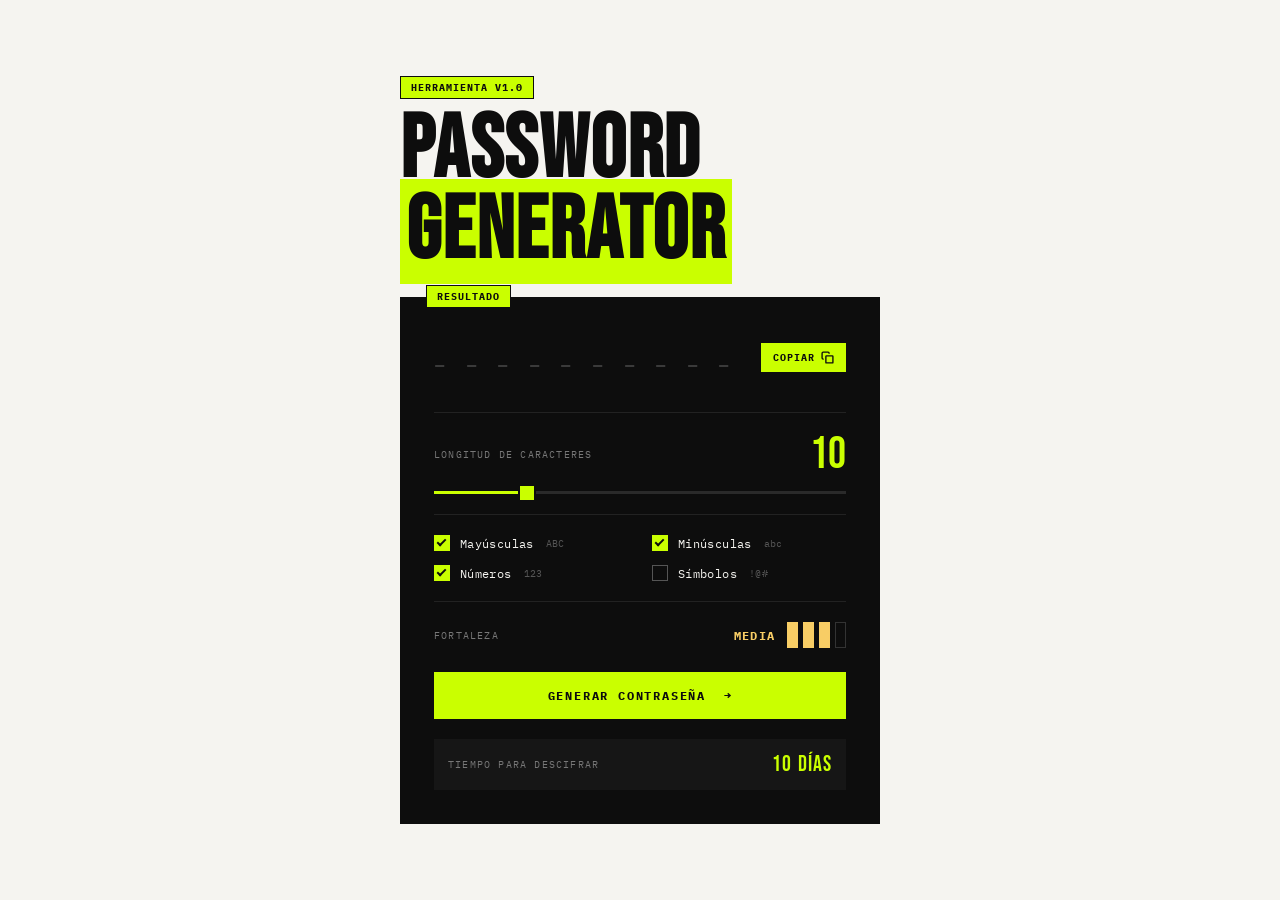
<file: DOM:Pswrd/index.html>
<!DOCTYPE html>
<html lang="es">
<head>
  <meta charset="UTF-8"/>
  <meta name="viewport" content="width=device-width, initial-scale=1.0"/>
  <title>Password Generator</title>
  <link rel="stylesheet" href="styles.css"/>
  <link href="https://fonts.googleapis.com/css2?family=Bebas+Neue&family=IBM+Plex+Mono:wght@400;700&display=swap" rel="stylesheet"/>
</head>
<body>

  <main class="container">

    <div class="heading">
      <span class="tag">HERRAMIENTA v1.0</span>
      <h1 class="title">PASSWORD<br/><em>GENERATOR</em></h1>
    </div>

    <div class="card">

      <span class="tag tag-card">RESULTADO</span>

      <!-- Output -->
      <div class="output-wrap">
        <span id="output-text" class="output-text is-placeholder">_ _ _ _ _ _ _ _ _ _</span>
        <button id="btn-copy" class="btn-copy" title="Copiar">
          COPIAR
          <svg width="13" height="13" viewBox="0 0 24 24" fill="none"
               stroke="currentColor" stroke-width="2.5" aria-hidden="true">
            <rect x="9" y="9" width="13" height="13" rx="1"/>
            <path d="M5 15H4a2 2 0 0 1-2-2V4a2 2 0 0 1 2-2h9a2 2 0 0 1 2 2v1"/>
          </svg>
        </button>
      </div>

      <div class="divider"></div>

      <!-- Longitud -->
      <div class="control-row">
        <span class="mono-label">Longitud de caracteres</span>
        <span id="length-value" class="length-num">10</span>
      </div>
      <input type="range" id="length-slider" class="slider" min="4" max="32" value="10"/>

      <div class="divider"></div>

      <!-- Opciones -->
      <div class="options-grid">
        <label class="chk-label">
          <input type="checkbox" id="chk-upper" checked/>
          <span class="chk-box"></span>
          Mayúsculas <em class="sample">ABC</em>
        </label>
        <label class="chk-label">
          <input type="checkbox" id="chk-lower" checked/>
          <span class="chk-box"></span>
          Minúsculas <em class="sample">abc</em>
        </label>
        <label class="chk-label">
          <input type="checkbox" id="chk-numbers" checked/>
          <span class="chk-box"></span>
          Números <em class="sample">123</em>
        </label>
        <label class="chk-label">
          <input type="checkbox" id="chk-symbols"/>
          <span class="chk-box"></span>
          Símbolos <em class="sample">!@#</em>
        </label>
      </div>

      <div class="divider"></div>

      <!-- Fortaleza -->
      <div class="strength-row">
        <span class="mono-label">FORTALEZA</span>
        <div class="strength-right">
          <span id="strength-text" class="strength-word">---</span>
          <div class="bars">
            <div class="bar" id="bar1"></div>
            <div class="bar" id="bar2"></div>
            <div class="bar" id="bar3"></div>
            <div class="bar" id="bar4"></div>
          </div>
        </div>
      </div>

      <!-- Botón -->
      <button id="btn-generate" class="btn-generate">
        GENERAR CONTRASEÑA &nbsp;→
      </button>

      <!-- Tiempo estimado -->
      <div class="crack-row">
        <span class="mono-label">TIEMPO PARA DESCIFRAR</span>
        <span id="stat-time" class="crack-time">?</span>
      </div>

    </div>

  </main>

  <div id="toast" class="toast">¡COPIADO!</div>

  <script src="script.js"></script>
</body>
</html>
</file>
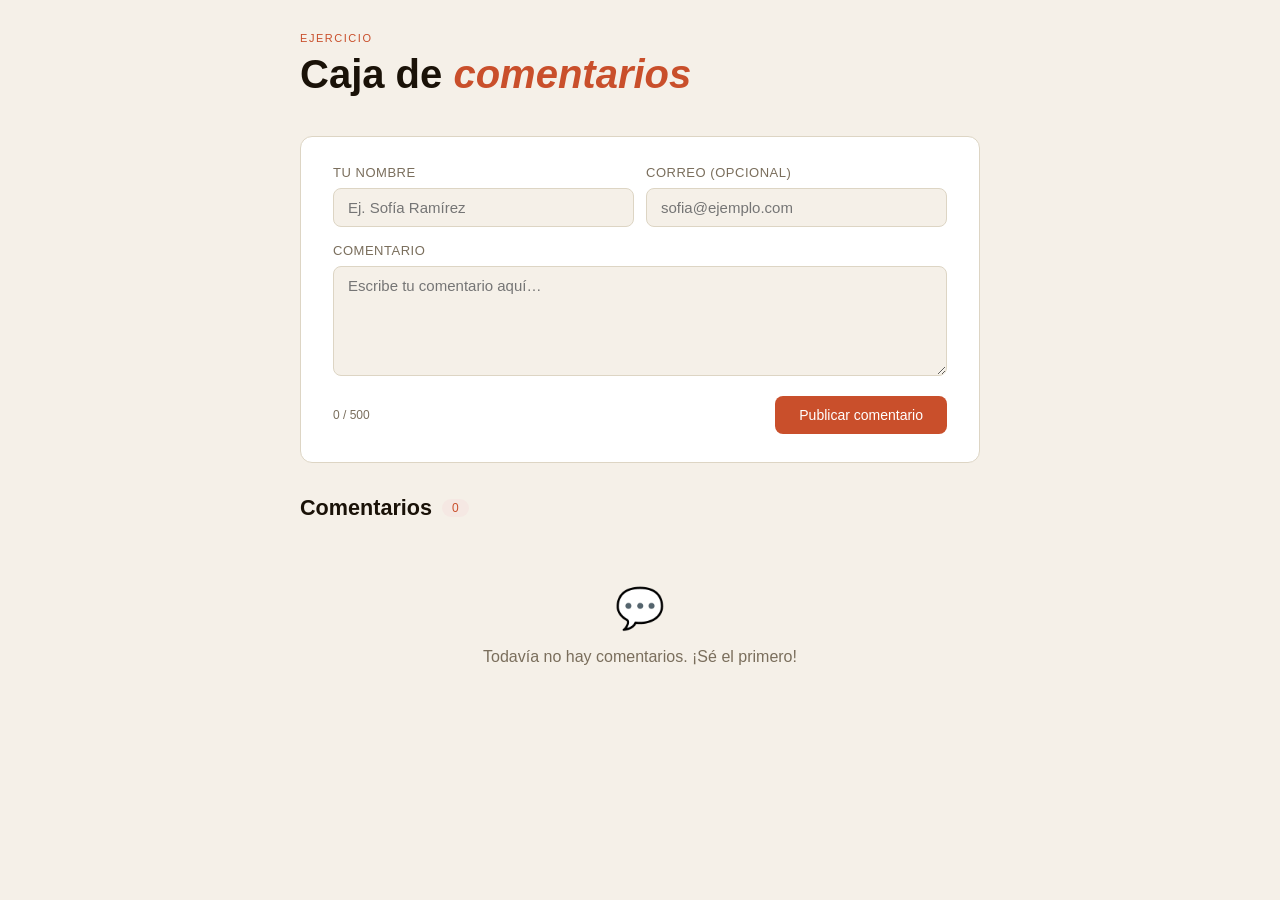
<file: Simple Comment Box/index.html>
<!DOCTYPE html>
<html lang="es">
<head>
  <meta charset="UTF-8" />
  <meta name="viewport" content="width=device-width, initial-scale=1.0"/>
  <title>Caja de Comentarios</title>
  <link rel="stylesheet" href="styles.css"/>
</head>
<body>

  <header>
    <p class="eyebrow">Ejercicio</p>
    <h1>Caja de <em>comentarios</em></h1>
  </header>

  <div class="form-card">
    <div class="author-row">
      <div class="field" id="field-name">
        <label for="input-name">Tu nombre</label>
        <input type="text" id="input-name" placeholder="Ej. Sofía Ramírez" maxlength="60"/>
        <span class="error-msg">Por favor escribe tu nombre.</span>
      </div>
      <div class="field" id="field-email">
        <label for="input-email">Correo (opcional)</label>
        <input type="email" id="input-email" placeholder="sofia@ejemplo.com" maxlength="80"/>
        <span class="error-msg">Correo no válido.</span>
      </div>
    </div>

    <div class="field comment-field" id="field-comment">
      <label for="input-comment">Comentario</label>
      <textarea id="input-comment" placeholder="Escribe tu comentario aquí…" maxlength="500"></textarea>
      <span class="error-msg">El comentario no puede estar vacío.</span>
    </div>

    <div class="form-footer">
      <span class="char-counter" id="char-counter">0 / 500</span>
      <button class="btn-submit" id="btn-add">Publicar comentario</button>
    </div>
  </div>

  <div class="comments-header">
    <h2>Comentarios</h2>
    <span class="count-badge" id="count-badge">0</span>
  </div>

  <div id="comments-list">
    <div class="empty-state" id="empty-state">
      <p class="icon">💬</p>
      <p>Todavía no hay comentarios. ¡Sé el primero!</p>
    </div>
  </div>

  <div id="toast"></div>

  <script src="script.js"></script>
</body>
</html>
</file>
<file: DOM:Pswrd/styles.css>
*, *::before, *::after {
  box-sizing: border-box;
  margin: 0;
  padding: 0;
}

:root {
  --black:   #0d0d0d;
  --white:   #f5f4f0;
  --neon:    #caff00;
  --mono:    'IBM Plex Mono', monospace;
  --display: 'Bebas Neue', sans-serif;
}

body {
  font-family: var(--mono);
  background: var(--white);
  color: var(--black);
  min-height: 100vh;
  display: flex;
  align-items: center;
  justify-content: center;
  padding: 2rem 1rem;
}

/* ── CONTAINER ── */
.container {
  width: 100%;
  max-width: 480px;
  display: flex;
  flex-direction: column;
  gap: 1.5rem;
}

/* ── HEADING ── */
.heading {
  display: flex;
  flex-direction: column;
  gap: 0.75rem;
}

.title {
  font-family: var(--display);
  font-size: clamp(3.5rem, 12vw, 5.5rem);
  line-height: 0.92;
  letter-spacing: 0.02em;
  color: var(--black);
}

.title em {
  font-style: normal;
  background: var(--neon);
  padding: 0 6px;
}

/* ── TAG ── */
.tag {
  display: inline-block;
  background: var(--neon);
  color: var(--black);
  font-family: var(--mono);
  font-size: 10px;
  font-weight: 700;
  letter-spacing: 0.1em;
  padding: 4px 10px;
  border: 1.5px solid var(--black);
  text-transform: uppercase;
  align-self: flex-start;
}

/* ── CARD ── */
.card {
  background: var(--black);
  color: var(--white);
  padding: 2rem;
  border: 2px solid var(--black);
  position: relative;
  display: flex;
  flex-direction: column;
  gap: 0;
}

.tag-card {
  position: absolute;
  top: -14px;
  left: 1.5rem;
}

/* ── OUTPUT ── */
.output-wrap {
  display: flex;
  align-items: center;
  justify-content: space-between;
  gap: 1rem;
  padding: 0.75rem 0 1.25rem;
}

.output-text {
  font-family: var(--mono);
  font-size: clamp(1.1rem, 4vw, 1.6rem);
  font-weight: 700;
  letter-spacing: 0.05em;
  color: var(--neon);
  word-break: break-all;
  flex: 1;
  line-height: 1.35;
}

.output-text.is-placeholder {
  color: #3a3a3a;
  letter-spacing: 0.25em;
  font-size: 1.2rem;
}

.btn-copy {
  font-family: var(--mono);
  font-size: 10px;
  font-weight: 700;
  letter-spacing: 0.1em;
  color: var(--black);
  background: var(--neon);
  border: none;
  padding: 8px 12px;
  cursor: pointer;
  display: flex;
  align-items: center;
  gap: 6px;
  flex-shrink: 0;
  text-transform: uppercase;
  transition: background 0.15s;
}

.btn-copy:hover { background: #b0e000; }

/* ── DIVIDER ── */
.divider {
  border-top: 1px solid #222;
  margin: 1.25rem 0;
}

/* ── CONTROL ROW ── */
.control-row {
  display: flex;
  justify-content: space-between;
  align-items: center;
  margin-bottom: 14px;
}

.mono-label {
  font-size: 10px;
  letter-spacing: 0.12em;
  text-transform: uppercase;
  color: #777;
}

.length-num {
  font-family: var(--display);
  font-size: 2.8rem;
  color: var(--neon);
  line-height: 1;
}

/* ── SLIDER ── */
.slider {
  -webkit-appearance: none;
  appearance: none;
  width: 100%;
  height: 3px;
  background: #2a2a2a;
  outline: none;
  cursor: pointer;
}

.slider::-webkit-slider-thumb {
  -webkit-appearance: none;
  width: 18px;
  height: 18px;
  background: var(--neon);
  border: 2px solid var(--black);
  cursor: pointer;
  transition: transform 0.15s;
}

.slider::-webkit-slider-thumb:hover { transform: scale(1.2); }

.slider::-moz-range-thumb {
  width: 18px;
  height: 18px;
  background: var(--neon);
  border: 2px solid var(--black);
  border-radius: 0;
  cursor: pointer;
}

/* ── OPCIONES ── */
.options-grid {
  display: grid;
  grid-template-columns: 1fr 1fr;
  gap: 14px 24px;
}

.chk-label {
  display: flex;
  align-items: center;
  gap: 10px;
  font-size: 12px;
  color: var(--white);
  cursor: pointer;
  user-select: none;
  letter-spacing: 0.03em;
}

.chk-label input { display: none; }

.chk-box {
  width: 16px;
  height: 16px;
  border: 1.5px solid #555;
  flex-shrink: 0;
  position: relative;
  transition: background 0.15s, border-color 0.15s;
}

.chk-label input:checked + .chk-box {
  background: var(--neon);
  border-color: var(--neon);
}

.chk-label input:checked + .chk-box::after {
  content: '';
  position: absolute;
  top: 1px; left: 4px;
  width: 5px; height: 9px;
  border: 2px solid var(--black);
  border-top: none;
  border-left: none;
  transform: rotate(45deg);
}

.sample {
  font-style: normal;
  font-size: 10px;
  color: #555;
  margin-left: 2px;
}

/* ── STRENGTH ── */
.strength-row {
  display: flex;
  align-items: center;
  justify-content: space-between;
  margin-bottom: 1.5rem;
}

.strength-right {
  display: flex;
  align-items: center;
  gap: 12px;
}

.strength-word {
  font-size: 12px;
  font-weight: 700;
  letter-spacing: 0.1em;
  min-width: 60px;
  text-align: right;
  color: var(--white);
  transition: color 0.25s;
}

.bars { display: flex; gap: 5px; }

.bar {
  width: 11px;
  height: 26px;
  border: 1.5px solid #333;
  background: transparent;
  transition: background 0.25s, border-color 0.25s;
}

.bar.weak   { background: #ff4d4d; border-color: #ff4d4d; }
.bar.fair   { background: #ff8c42; border-color: #ff8c42; }
.bar.medium { background: #f8cd65; border-color: #f8cd65; }
.bar.strong { background: var(--neon); border-color: var(--neon); }

/* ── BTN GENERAR ── */
.btn-generate {
  font-family: var(--mono);
  font-size: 12px;
  font-weight: 700;
  letter-spacing: 0.15em;
  text-transform: uppercase;
  color: var(--black);
  background: var(--neon);
  border: none;
  width: 100%;
  padding: 16px;
  cursor: pointer;
  transition: background 0.2s, transform 0.1s;
  margin-bottom: 1.25rem;
}

.btn-generate:hover  { background: #b0e000; }
.btn-generate:active { transform: scale(0.99); }

/* ── CRACK TIME ── */
.crack-row {
  display: flex;
  align-items: center;
  justify-content: space-between;
  background: #161616;
  padding: 12px 14px;
}

.crack-time {
  font-family: var(--display);
  font-size: 1.4rem;
  color: var(--neon);
  letter-spacing: 0.05em;
}

/* ── TOAST ── */
.toast {
  position: fixed;
  bottom: 2rem;
  right: 2rem;
  background: var(--neon);
  color: var(--black);
  font-family: var(--mono);
  font-size: 11px;
  font-weight: 700;
  letter-spacing: 0.15em;
  padding: 10px 18px;
  border: 2px solid var(--black);
  opacity: 0;
  transform: translateY(10px);
  transition: opacity 0.2s, transform 0.2s;
  pointer-events: none;
  z-index: 999;
}

.toast.show {
  opacity: 1;
  transform: translateY(0);
}

/* ── RESPONSIVE ── */
@media (max-width: 400px) {
  .options-grid  { grid-template-columns: 1fr; }
  .card          { padding: 1.5rem; }
}
</file>
<file: Simple Comment Box/styles.css>
*, *::before, *::after {
  box-sizing: border-box;
  margin: 0;
  padding: 0;
}

:root {
  --bg: #f5f0e8;
  --surface: #ffffff;
  --ink: #1a1208;
  --ink-muted: #7a6e5c;
  --accent: #c94f2b;
  --accent-light: #f5e8e3;
  --border: #ddd5c4;
  --radius: 12px;
}

body {
  font-family: Arial, sans-serif;
  background: var(--bg);
  min-height: 100vh;
  padding: 2rem 1rem 4rem;
  color: var(--ink);
}

/* ── HEADER ── */
header {
  max-width: 680px;
  margin: 0 auto 2.5rem;
}

.eyebrow {
  font-size: 11px;
  letter-spacing: 0.14em;
  text-transform: uppercase;
  color: var(--accent);
  font-weight: 500;
  margin-bottom: 8px;
}

header h1 {
  font-size: 2.5rem;
  line-height: 1.1;
  color: var(--ink);
}

header h1 em {
  font-style: italic;
  color: var(--accent);
}

/* ── FORMULARIO ── */
.form-card {
  max-width: 680px;
  margin: 0 auto 2rem;
  background: var(--surface);
  border: 1.5px solid var(--border);
  border-radius: var(--radius);
  padding: 1.75rem 2rem;
}

.form-card label {
  display: block;
  font-size: 13px;
  font-weight: 500;
  color: var(--ink-muted);
  letter-spacing: 0.04em;
  text-transform: uppercase;
  margin-bottom: 8px;
}

.author-row {
  display: grid;
  grid-template-columns: 1fr 1fr;
  gap: 12px;
  margin-bottom: 16px;
}

.field {
  display: flex;
  flex-direction: column;
}

.field input,
.field textarea {
  font-family: Arial, sans-serif;
  font-size: 15px;
  color: var(--ink);
  background: var(--bg);
  border: 1.5px solid var(--border);
  border-radius: 8px;
  padding: 10px 14px;
  outline: none;
  resize: vertical;
  transition: border-color 0.18s;
}

.field input:focus,
.field textarea:focus {
  border-color: var(--accent);
  background: #fff;
}

.field textarea {
  min-height: 110px;
}

.comment-field {
  margin-bottom: 20px;
}

/* ── ERROR ── */
.error-msg {
  display: none;
  font-size: 12px;
  color: var(--accent);
  margin-top: 5px;
}

.field.has-error input,
.field.has-error textarea {
  border-color: var(--accent);
}

.field.has-error .error-msg {
  display: block;
}

/* ── BOTÓN PUBLICAR ── */
.form-footer {
  display: flex;
  align-items: center;
  justify-content: space-between;
  gap: 12px;
}

.char-counter {
  font-size: 12px;
  color: var(--ink-muted);
}

.char-counter.warn {
  color: var(--accent);
  font-weight: 500;
}

.btn-submit {
  font-family: Arial, sans-serif;
  font-size: 14px;
  font-weight: 500;
  color: #fff;
  background: var(--accent);
  border: none;
  border-radius: 8px;
  padding: 11px 24px;
  cursor: pointer;
  transition: background 0.18s, transform 0.12s;
}

.btn-submit:hover {
  background: #a8391a;
}

.btn-submit:active {
  transform: scale(0.97);
}

/* ── ENCABEZADO LISTA ── */
.comments-header {
  max-width: 680px;
  margin: 0 auto 1rem;
  display: flex;
  align-items: center;
  gap: 10px;
}

.comments-header h2 {
  font-size: 1.35rem;
}

.count-badge {
  font-size: 12px;
  font-weight: 500;
  background: var(--accent-light);
  color: var(--accent);
  border-radius: 20px;
  padding: 2px 10px;
}

/* ── LISTA ── */
#comments-list {
  max-width: 680px;
  margin: 0 auto;
  display: flex;
  flex-direction: column;
  gap: 14px;
}

/* ── ESTADO VACÍO ── */
.empty-state {
  text-align: center;
  padding: 3rem 1rem;
  color: var(--ink-muted);
}

.empty-state .icon {
  font-size: 2.5rem;
  margin-bottom: 1rem;
}

/* ── TARJETA COMENTARIO ── */
.comment-card {
  background: var(--surface);
  border: 1.5px solid var(--border);
  border-radius: var(--radius);
  padding: 1.25rem 1.5rem;
  animation: slideIn 0.3s ease;
}

@keyframes slideIn {
  from { opacity: 0; transform: translateY(-10px); }
  to   { opacity: 1; transform: translateY(0); }
}

.comment-top {
  display: flex;
  align-items: center;
  justify-content: space-between;
  margin-bottom: 10px;
}

.comment-author-row {
  display: flex;
  align-items: center;
  gap: 10px;
}

.avatar {
  width: 36px;
  height: 36px;
  border-radius: 50%;
  background: var(--accent-light);
  color: var(--accent);
  font-size: 13px;
  font-weight: 500;
  display: flex;
  align-items: center;
  justify-content: center;
  text-transform: uppercase;
  flex-shrink: 0;
}

.comment-author {
  font-size: 14px;
  font-weight: 500;
  color: var(--ink);
}

.comment-date {
  font-size: 11.5px;
  color: var(--ink-muted);
  margin-top: 2px;
}

.comment-text {
  font-size: 15px;
  line-height: 1.65;
  color: var(--ink);
  word-break: break-word;
}

/* ── BOTÓN ELIMINAR ── */
.btn-delete {
  font-family: Arial, sans-serif;
  font-size: 12px;
  color: var(--ink-muted);
  background: none;
  border: 1px solid var(--border);
  border-radius: 6px;
  padding: 4px 10px;
  cursor: pointer;
  transition: color 0.15s, border-color 0.15s, background 0.15s;
}

.btn-delete:hover {
  color: var(--accent);
  border-color: var(--accent);
  background: var(--accent-light);
}

/* ── TOAST ── */
#toast {
  position: fixed;
  bottom: 2rem;
  right: 2rem;
  background: var(--ink);
  color: #fff;
  font-size: 13px;
  padding: 11px 18px;
  border-radius: 8px;
  opacity: 0;
  transform: translateY(10px);
  transition: opacity 0.25s, transform 0.25s;
  pointer-events: none;
  z-index: 100;
}

#toast.show {
  opacity: 1;
  transform: translateY(0);
}

@media (max-width: 480px) {
  .author-row { grid-template-columns: 1fr; }
  .form-card  { padding: 1.25rem; }
}
</file>
